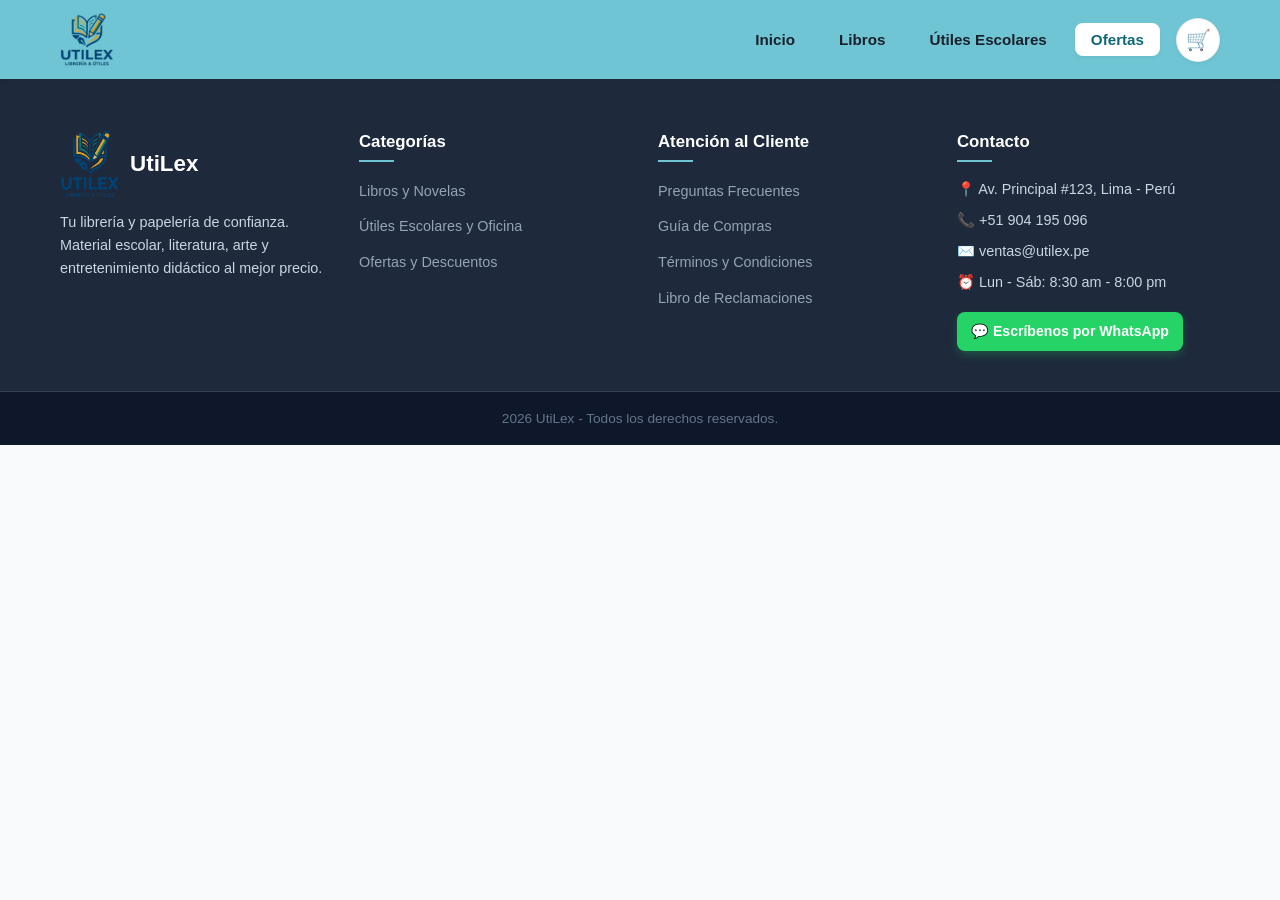
<file: ofertas/index.html>
<!DOCTYPE html>
<html lang="en">
<head>
    <meta charset="UTF-8">
    <meta name="viewport" content="width=device-width, initial-scale=1.0">
    <title>Ofertas</title>
    <link rel="stylesheet" href="css/estilos.css">
</head>
<body>
    <header class="header">
        <div class="navbar">
            <nav class="nav">
                <div class="logo">
                    <a href="../pagina-principal/index.html" title="Logo Utilex">
                        <img src="../Media/Utilex_logo.png" alt="Utilex - Inicio" width="74" height="85">
                    </a> 
                </div>
                <div class="nav-menu-wrapper">
                    <ul class="lista-nav">
                        <li class="nav-links"><a href="../pagina-principal/index.html">Inicio</a></li>
                        <li class="nav-links"><a href="../libros/index.html">Libros</a></li>
                        <li class="nav-links"><a href="../utiles-escolares/index.html">Útiles Escolares</a></li>
                        <li class="nav-links"><a href="./index.html" class="active">Ofertas</a></li>
                    </ul>
                    <div class="cart-container">
                        <button type="button" class="btn-cart-toggle" id="btnCartToggle" aria-label="Ver carrito de compras" title="Carrito de compras">
                            <span class="cart-icon">🛒</span>
                            <span class="cart-badge" id="cartCount" style="display: none;">0</span>
                        </button>
                        <div class="cart-dropdown" id="cartDropdown">
                            <div class="cart-banner-msg" id="cartBannerMsg" style="display: none;">
                                <span>✓</span> <span id="cartBannerText">Producto agregado</span>
                            </div>
                            <div class="cart-dropdown-header">
                                <div class="cart-items-count">
                                    <span>Items: <strong id="cartHeaderCount">0</strong></span>
                                </div>
                                <button type="button" class="btn-clear-cart" id="btnClearCart" title="Vaciar carrito" style="display: none;">
                                    🗑️ Borrar todos
                                </button>
                                <button type="button" class="btn-close-cart" id="btnCloseCart" title="Cerrar">✕</button>
                            </div>
                            <div class="cart-items-list" id="cartItemsList">
                                <!-- Productos dinámicos -->
                            </div>
                            <div class="cart-dropdown-footer" id="cartDropdownFooter" style="display: none;">
                                <div class="cart-subtotal-row">
                                    <span class="subtotal-label">Subtotal</span>
                                    <span class="subtotal-amount" id="cartSubtotal">S/ 0,00</span>
                                </div>
                                <p class="cart-tax-notice">Los descuentos se aplicarán en el carrito</p>
                                <div class="cart-action-buttons">
                                    <button type="button" class="btn-cart-secondary" id="btnKeepShopping">Seguir Comprando</button>
                                    <button type="button" class="btn-cart-primary" id="btnCheckout">Finalizar Compra</button>
                                </div>
                            </div>
                        </div>
                    </div>
                </div>
            </nav>
        </div>
    </header>


    <!-- FOOTER -->
    <footer class="footer">
        <div class="container footer-content">
            <div class="footer-col">
                <div class="footer-logo">
                    <img src="../Media/Utilex_logo.png" alt="Utilex" width="60" height="70">
                    <h3>UtiLex</h3>
                </div>
                <p>Tu librería y papelería de confianza. Material escolar, literatura, arte y entretenimiento didáctico al mejor precio.</p>
            </div>

            <div class="footer-col">
                <h4>Categorías</h4>
                <ul class="footer-links">
                    <li><a href="../libros/index.html">Libros y Novelas</a></li>
                    <li><a href="../utiles-escolares/index.html">Útiles Escolares y Oficina</a></li>
                    <li><a href="../ofertas/index.html">Ofertas y Descuentos</a></li>
                </ul>
            </div>

            <div class="footer-col">
                <h4>Atención al Cliente</h4>
                <ul class="footer-links">
                    <li><a href="#">Preguntas Frecuentes</a></li>
                    <li><a href="#">Guía de Compras</a></li>
                    <li><a href="#">Términos y Condiciones</a></li>
                    <li><a href="#">Libro de Reclamaciones</a></li>
                </ul>
            </div>

            <div class="footer-col">
                <h4>Contacto</h4>
                <p>📍 Av. Principal #123, Lima - Perú</p>
                <p>📞 +51 904 195 096</p>
                <p>✉️ ventas@utilex.pe</p>
                <p>⏰ Lun - Sáb: 8:30 am - 8:00 pm</p>
                <a href="https://wa.me/51904195096?text=%C2%A1Hola%20UtiLex!%20Deseo%20consultar%20sobre%20sus%20productos%20y%20cat%C3%A1logo." target="_blank" rel="noopener noreferrer" class="btn-whatsapp">
                    💬 Escríbenos por WhatsApp
                </a>
            </div>
        </div>

        <div class="footer-bottom">
            <div class="container">
                <p>2026 UtiLex - Todos los derechos reservados.</p>
            </div>
        </div>
    </footer>
    <script src="../js/carrito.js"></script>
</body>
</html>
</file>
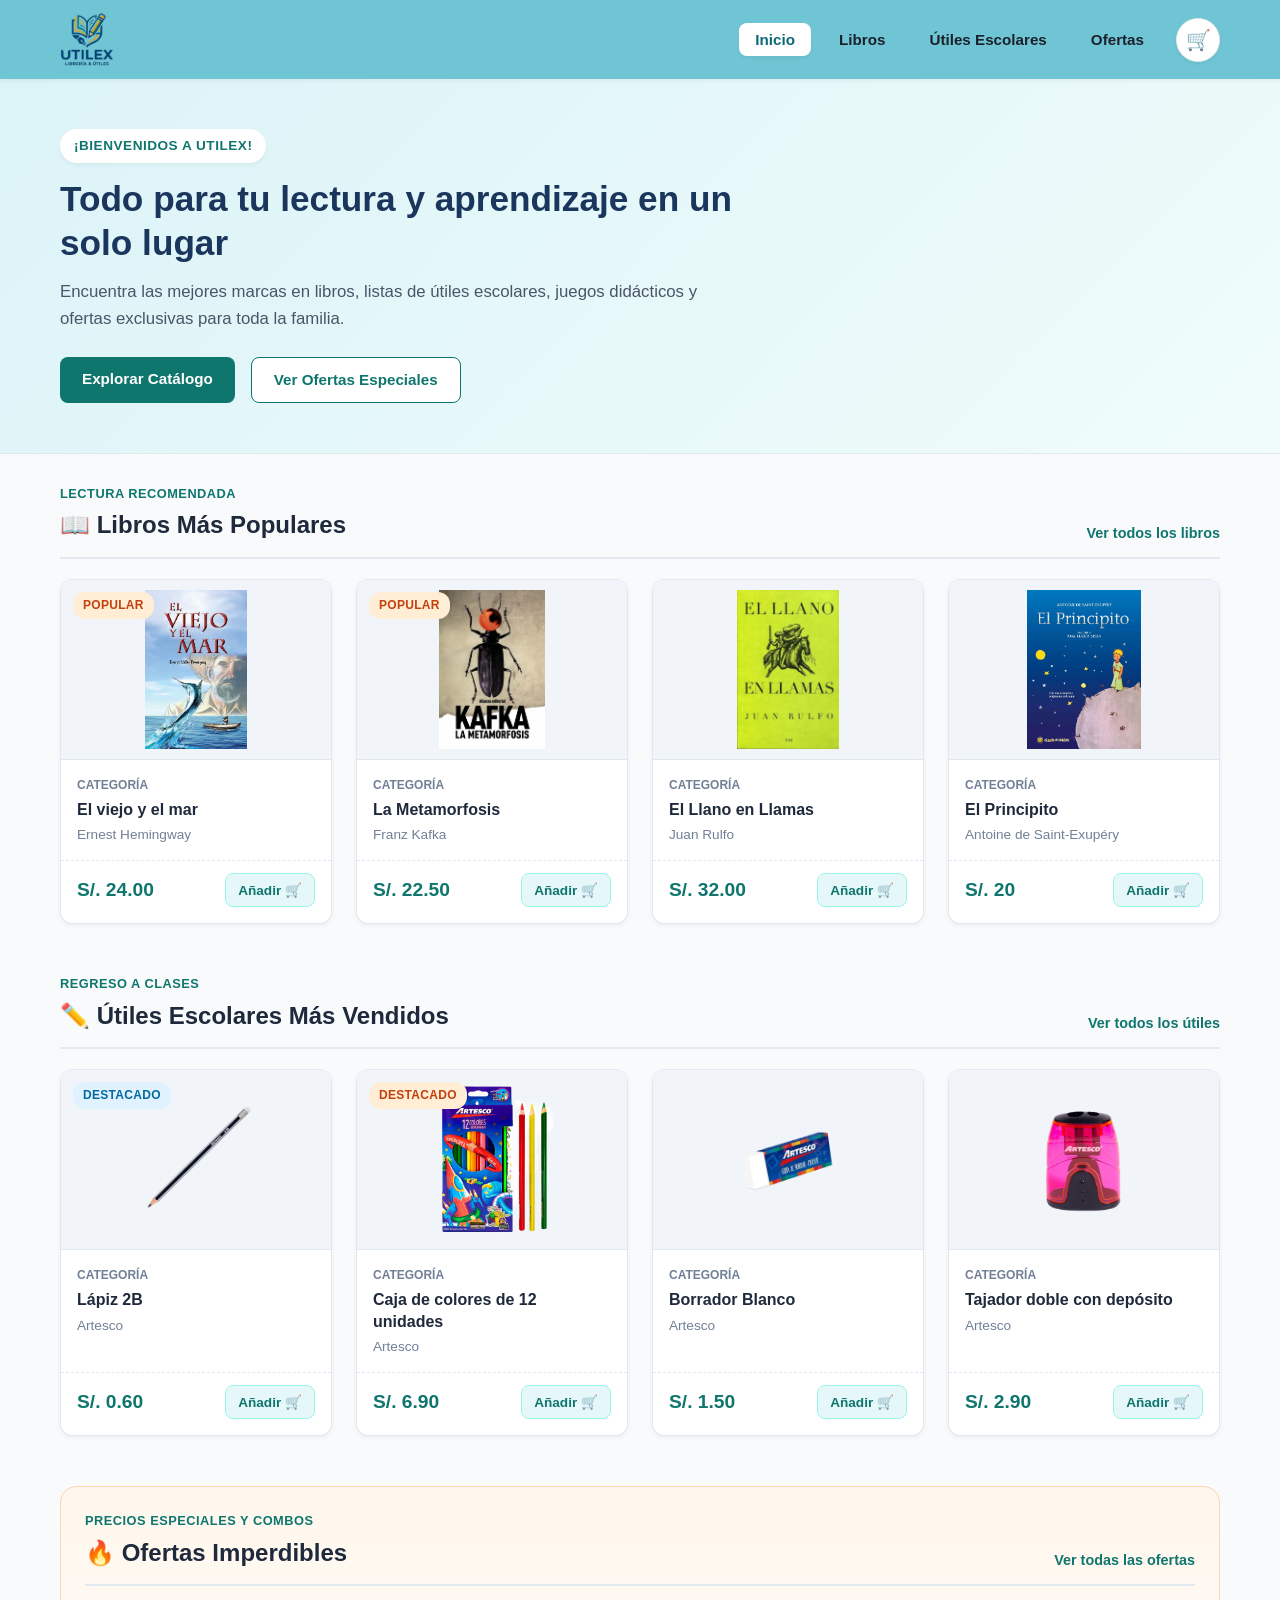
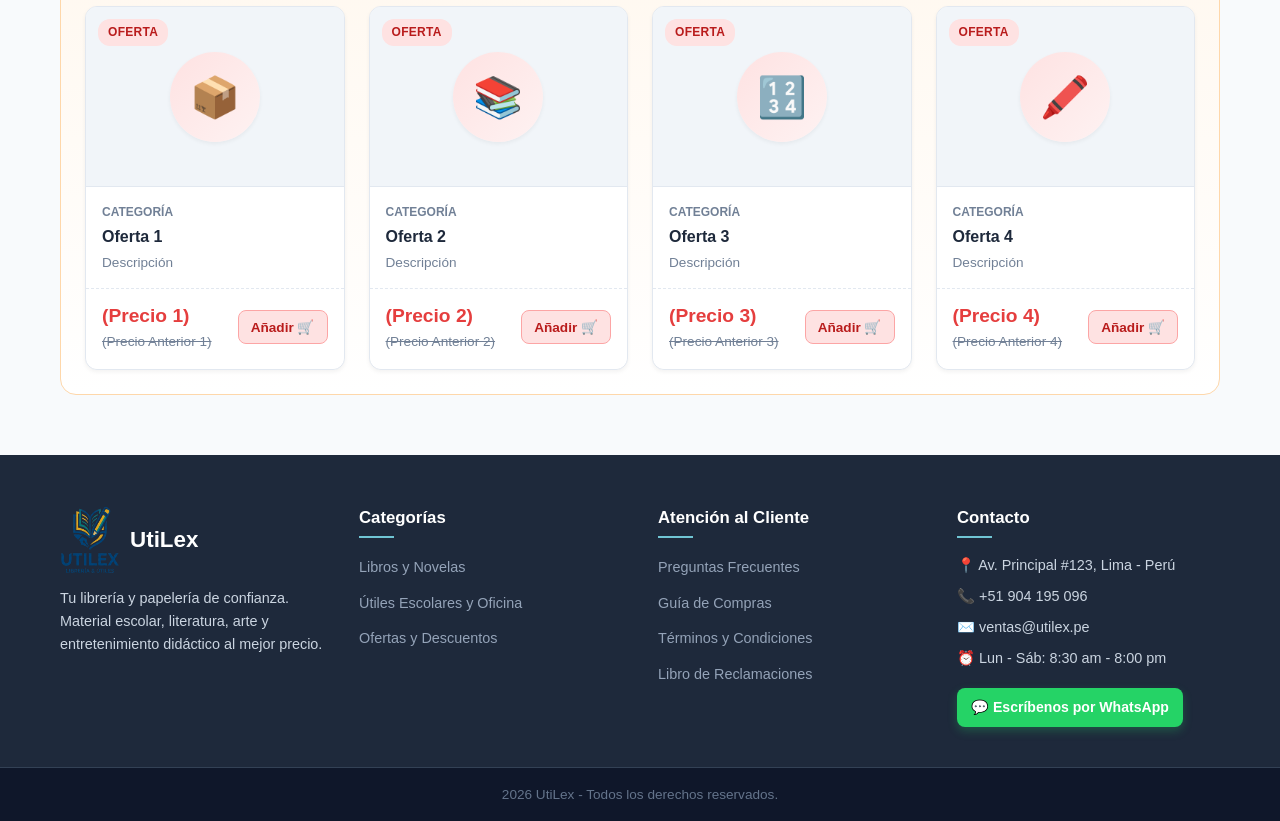
<file: pagina-principal/index.html>
<!DOCTYPE html>
<html lang="es">

<head>
    <meta charset="UTF-8">
    <meta name="viewport" content="width=device-width, initial-scale=1.0">
    <title>Librería & Útiles Escolares - UtiLex</title>
    <link rel="stylesheet" href="css/estilos.css">
</head>

<body>

    <!-- ENCABEZADO Y NAV -->
    <header class="header">
        <div class="navbar container">
            <nav class="nav">
                <div class="logo">
                    <a href="./index.html" title="Logo Utilex">
                        <img src="../Media/Utilex_logo.png" alt="Utilex - Inicio" width="74" height="85">
                    </a> 
                </div>
                <div class="nav-menu-wrapper">
                    <ul class="lista-nav">
                        <li class="nav-links"><a href="./index.html" class="active">Inicio</a></li>
                        <li class="nav-links"><a href="../libros/index.html">Libros</a></li>
                        <li class="nav-links"><a href="../utiles-escolares/index.html">Útiles Escolares</a></li>
                        <li class="nav-links"><a href="../ofertas/index.html">Ofertas</a></li>
                    </ul>
                    <div class="cart-container">
                        <button type="button" class="btn-cart-toggle" id="btnCartToggle" aria-label="Ver carrito de compras" title="Carrito de compras">
                            <span class="cart-icon">🛒</span>
                            <span class="cart-badge" id="cartCount" style="display: none;">0</span>
                        </button>
                        <div class="cart-dropdown" id="cartDropdown">
                            <div class="cart-banner-msg" id="cartBannerMsg" style="display: none;">
                                <span>✓</span> <span id="cartBannerText">Producto agregado</span>
                            </div>
                            <div class="cart-dropdown-header">
                                <div class="cart-items-count">
                                    <span>Items: <strong id="cartHeaderCount">0</strong></span>
                                </div>
                                <button type="button" class="btn-clear-cart" id="btnClearCart" title="Vaciar carrito" style="display: none;">
                                    🗑️ Borrar todos
                                </button>
                                <button type="button" class="btn-close-cart" id="btnCloseCart" title="Cerrar">✕</button>
                            </div>
                            <div class="cart-items-list" id="cartItemsList">
                                <!-- Productos dinámicos -->
                            </div>
                            <div class="cart-dropdown-footer" id="cartDropdownFooter" style="display: none;">
                                <div class="cart-subtotal-row">
                                    <span class="subtotal-label">Subtotal</span>
                                    <span class="subtotal-amount" id="cartSubtotal">S/ 0,00</span>
                                </div>
                                <p class="cart-tax-notice">Los descuentos se aplicarán en el carrito</p>
                                <div class="cart-action-buttons">
                                    <button type="button" class="btn-cart-secondary" id="btnKeepShopping">Seguir Comprando</button>
                                    <button type="button" class="btn-cart-primary" id="btnCheckout">Finalizar Compra</button>
                                </div>
                            </div>
                        </div>
                    </div>
                </div>
            </nav>
        </div>
    </header>

    <!-- BANNER HERO -->
    <section class="hero">
        <div class="hero-content container">
            <div class="hero-text">
                <span class="hero-badge">¡Bienvenidos a UtiLex!</span>
                <h1>Todo para tu lectura y aprendizaje en un solo lugar</h1>
                <p>Encuentra las mejores marcas en libros, listas de útiles escolares, juegos didácticos y ofertas exclusivas para toda la familia.</p>
                <div class="hero-actions">
                    <a href="../libros/index.html" class="btn btn-primary">Explorar Catálogo</a>
                    <a href="../ofertas/index.html" class="btn btn-secondary">Ver Ofertas Especiales</a>
                </div>
            </div>
        </div>
    </section>

    <!-- SECCIONES "POPULARES" -->
    <main class="main-content container">

        <!-- 1. SECCIÓN: LIBROS MAS POPULARES -->
        <section class="seccion-productos" id="libros-populares">
            <div class="seccion-header">
                <div>
                    <span class="seccion-subtitulo">Lectura recomendada</span>
                    <h2 class="seccion-titulo">📖 Libros Más Populares</h2>
                </div>
                <a href="../libros/index.html" class="ver-mas-link">Ver todos los libros</a>
            </div>

            <div class="grid-productos">
                <!-- Producto 1 -->
                <article class="producto-card">
                    <span class="badge badge-popular">Popular</span>
                    <div class="producto-img-container">
                        <img src="../Media/libros/aventura/el_viejo_y_el_mar.jpg" alt="El viejo y el mar" class="producto-img">
                    </div>
                    <div class="producto-info">
                        <span class="producto-categoria">Categoría</span>
                        <h3 class="producto-nombre">El viejo y el mar</h3>
                        <p class="producto-autor">Ernest Hemingway</p>
                        <div class="producto-footer">
                            <div class="producto-precio">S/. 24.00</div>
                            <button class="btn btn-card" title="Agregar al carrito">Añadir 🛒</button>
                        </div>
                    </div>
                    <div class="producto-popover">
                        <div class="popover-header">
                            <span class="popover-badge">Sinopsis</span>
                            <h4>El viejo y el mar</h4>
                        </div>
                        <p class="popover-desc">La conmovedora historia del anciano pescador Santiago y su épica y solitaria batalla en alta mar contra un pez gigante, demostrando la perseverancia y dignidad humana.</p>
                    </div>
                </article>

                <!-- Producto 2 -->
                <article class="producto-card">
                    <span class="badge badge-popular">Popular</span>
                    <div class="producto-img-container">
                        <img src="../Media/libros/fantasia/la_metamorfosis.jpg" alt="La Metamorfosis" class="producto-img">
                    </div>
                    <div class="producto-info">
                        <span class="producto-categoria">Categoría</span>
                        <h3 class="producto-nombre">La Metamorfosis</h3>
                        <p class="producto-autor">Franz Kafka</p>
                        <div class="producto-footer">
                            <div class="producto-precio">S/. 22.50</div>
                            <button class="btn btn-card" title="Agregar al carrito">Añadir 🛒</button>
                        </div>
                    </div>
                    <div class="producto-popover">
                        <div class="popover-header">
                            <span class="popover-badge">Sinopsis</span>
                            <h4>La Metamorfosis</h4>
                        </div>
                        <p class="popover-desc">Gregorio Samsa despierta una mañana transformado en un monstruoso insecto, desencadenando una profunda reflexión sobre el aislamiento, la familia y la condición humana.</p>
                    </div>
                </article>

                <!-- Producto 3 -->
                <article class="producto-card">
                    <div class="producto-img-container">
                        <img src="../Media/libros/el_llano_en_llamas.jpg" alt="El Llano en Llamas" class="producto-img">
                    </div>
                    <div class="producto-info">
                        <span class="producto-categoria">Categoría</span>
                        <h3 class="producto-nombre">El Llano en Llamas</h3>
                        <p class="producto-autor">Juan Rulfo</p>
                        <div class="producto-footer">
                            <div class="producto-precio">S/. 32.00</div>
                            <button class="btn btn-card" title="Agregar al carrito">Añadir 🛒</button>
                        </div>
                    </div>
                    <div class="producto-popover">
                        <div class="popover-header">
                            <span class="popover-badge">Sinopsis</span>
                            <h4>El Llano en Llamas</h4>
                        </div>
                        <p class="popover-desc">Una magistral colección de diecisiete relatos que retratan la desolación, los conflictos agrarios, la violencia y la vida en el árido campo mexicano.</p>
                    </div>
                </article>

                <!-- Producto 4 -->
                <article class="producto-card">
                    <div class="producto-img-container">
                        <img src="../Media/libros/el_principito.jpg" alt="El Principito" class="producto-img">
                    </div>
                    <div class="producto-info">
                        <span class="producto-categoria">Categoría</span>
                        <h3 class="producto-nombre">El Principito</h3>
                        <p class="producto-autor">Antoine de Saint-Exupéry</p>
                        <div class="producto-footer">
                            <div class="producto-precio">S/. 20</div>
                            <button class="btn btn-card" title="Agregar al carrito">Añadir 🛒</button>
                        </div>
                    </div>
                    <div class="producto-popover">
                        <div class="popover-header">
                            <span class="popover-badge">Sinopsis</span>
                            <h4>El Principito</h4>
                        </div>
                        <p class="popover-desc">Un entrañable cuento poético sobre un pequeño príncipe que viaja por el universo descubriendo profundas lecciones sobre la amistad, el amor y el verdadero sentido de la vida.</p>
                    </div>
                </article>
            </div>
        </section>

        <!-- 2. SECCIÓN: UTILES ESCOLARES MAS VENDIDOS -->
        <section class="seccion-productos" id="utiles-mas-vendidos">
            <div class="seccion-header">
                <div>
                    <span class="seccion-subtitulo">Regreso a clases</span>
                    <h2 class="seccion-titulo">✏️ Útiles Escolares Más Vendidos</h2>
                </div>
                <a href="../utiles-escolares/index.html" class="ver-mas-link">Ver todos los útiles</a>
            </div>

            <div class="grid-productos">

                <!-- Producto 1 -->
                <article class="producto-card">
                    <span class="badge badge-utiles">Destacado</span>
                    <div class="producto-img-container">
                        <img src="../Media/utiles/LAPIZ-GRAFITO-2B-ARTESCO.png" alt="Lápiz 2B" class="producto-img">
                    </div>
                    <div class="producto-info">
                        <span class="producto-categoria">Categoría</span>
                        <h3 class="producto-nombre">Lápiz 2B</h3>
                        <p class="producto-autor">Artesco</p>
                        <div class="producto-footer">
                            <div class="producto-precio">S/. 0.60</div>
                            <button class="btn btn-card" title="Agregar al carrito">Añadir 🛒</button>
                        </div>
                    </div>
                </article>

                <!-- Producto 2 -->
                <article class="producto-card">
                    <span class="badge badge-popular">Destacado</span>
                    <div class="producto-img-container">
                        <img src="../Media/utiles/caja_12_colores_artesco.png" alt="Caja de colores de 12 unidades" class="producto-img">
                    </div>
                    <div class="producto-info">
                        <span class="producto-categoria">Categoría</span>
                        <h3 class="producto-nombre">Caja de colores de 12 unidades</h3>
                        <p class="producto-autor">Artesco</p>
                        <div class="producto-footer">
                            <div class="producto-precio">S/. 6.90</div>
                            <button class="btn btn-card" title="Agregar al carrito">Añadir 🛒</button>
                        </div>
                    </div>
                </article>

                <!-- Producto 3 -->
                <article class="producto-card">
                    <div class="producto-img-container">
                        <img src="../Media/utiles/BORRADOR-BLANCO-GRANDE-ARTESCO.png" alt="Borrador Blanco" class="producto-img">
                    </div>
                    <div class="producto-info">
                        <span class="producto-categoria">Categoría</span>
                        <h3 class="producto-nombre">Borrador Blanco</h3>
                        <p class="producto-autor">Artesco</p>
                        <div class="producto-footer">
                            <div class="producto-precio">S/. 1.50</div>
                            <button class="btn btn-card" title="Agregar al carrito">Añadir 🛒</button>
                        </div>
                    </div>
                </article>

                <!-- Producto 4 -->
                <article class="producto-card">
                    <div class="producto-img-container">
                        <img src="../Media/utiles/tajador-doble-artesco.png" alt="Tajador doble con depósito" class="producto-img">
                    </div>
                    <div class="producto-info">
                        <span class="producto-categoria">Categoría</span>
                        <h3 class="producto-nombre">Tajador doble con depósito</h3>
                        <p class="producto-autor">Artesco</p>
                        <div class="producto-footer">
                            <div class="producto-precio">S/. 2.90</div>
                            <button class="btn btn-card" title="Agregar al carrito">Añadir 🛒</button>
                        </div>
                    </div>
                </article>
            </div>
        </section>

        <!-- 3. SECCIÓN: OFERTAS -->
        <section class="seccion-productos seccion-ofertas" id="ofertas">
            <div class="seccion-header">
                <div>
                    <span class="seccion-subtitulo">Precios especiales y combos</span>
                    <h2 class="seccion-titulo">🔥 Ofertas Imperdibles</h2>
                </div>
                <a href="../ofertas/index.html" class="ver-mas-link">Ver todas las ofertas</a>
            </div>

            <div class="grid-productos">

                <!-- Oferta 1 -->
                <article class="producto-card card-oferta">
                    <span class="badge badge-descuento">Oferta</span>
                    <div class="producto-img-container">
                        <div class="placeholder-img oferta-bg">
                            <span>📦</span>
                        </div>
                    </div>
                    <div class="producto-info">
                        <span class="producto-categoria">Categoría</span>
                        <h3 class="producto-nombre">Oferta 1</h3>
                        <p class="producto-autor">Descripción</p>
                        <div class="producto-footer">
                            <div class="producto-precio-oferta">
                                <span class="precio-actual">(Precio 1)</span>
                                <span class="precio-anterior">(Precio Anterior 1)</span>
                            </div>
                            <button class="btn btn-card btn-oferta" title="Aprovechar oferta">Añadir 🛒</button>
                        </div>
                    </div>
                </article>

                <!-- Oferta 2 -->
                <article class="producto-card card-oferta">
                    <span class="badge badge-descuento">Oferta</span>
                    <div class="producto-img-container">
                        <div class="placeholder-img oferta-bg">
                            <span>📚</span>
                        </div>
                    </div>
                    <div class="producto-info">
                        <span class="producto-categoria">Categoría</span>
                        <h3 class="producto-nombre">Oferta 2</h3>
                        <p class="producto-autor">Descripción</p>
                        <div class="producto-footer">
                            <div class="producto-precio-oferta">
                                <span class="precio-actual">(Precio 2)</span>
                                <span class="precio-anterior">(Precio Anterior 2)</span>
                            </div>
                            <button class="btn btn-card btn-oferta" title="Aprovechar oferta">Añadir 🛒</button>
                        </div>
                    </div>
                </article>

                <!-- Oferta 3 -->
                <article class="producto-card card-oferta">
                    <span class="badge badge-descuento">Oferta</span>
                    <div class="producto-img-container">
                        <div class="placeholder-img oferta-bg">
                            <span>🔢</span>
                        </div>
                    </div>
                    <div class="producto-info">
                        <span class="producto-categoria">Categoría</span>
                        <h3 class="producto-nombre">Oferta 3</h3>
                        <p class="producto-autor">Descripción</p>
                        <div class="producto-footer">
                            <div class="producto-precio-oferta">
                                <span class="precio-actual">(Precio 3)</span>
                                <span class="precio-anterior">(Precio Anterior 3)</span>
                            </div>
                            <button class="btn btn-card btn-oferta" title="Aprovechar oferta">Añadir 🛒</button>
                        </div>
                    </div>
                </article>

                <!-- Oferta 4 -->
                <article class="producto-card card-oferta">
                    <span class="badge badge-descuento">Oferta</span>
                    <div class="producto-img-container">
                        <div class="placeholder-img oferta-bg">
                            <span>🖍️</span>
                        </div>
                    </div>
                    <div class="producto-info">
                        <span class="producto-categoria">Categoría</span>
                        <h3 class="producto-nombre">Oferta 4</h3>
                        <p class="producto-autor">Descripción</p>
                        <div class="producto-footer">
                            <div class="producto-precio-oferta">
                                <span class="precio-actual">(Precio 4)</span>
                                <span class="precio-anterior">(Precio Anterior 4)</span>
                            </div>
                            <button class="btn btn-card btn-oferta" title="Aprovechar oferta">Añadir 🛒</button>
                        </div>
                    </div>
                </article>
            </div>
        </section>

    </main>

    <!-- FOOTER -->
    <footer class="footer">
        <div class="container footer-content">
            <div class="footer-col">
                <div class="footer-logo">
                    <img src="../Media/Utilex_logo.png" alt="Utilex" width="60" height="70">
                    <h3>UtiLex</h3>
                </div>
                <p>Tu librería y papelería de confianza. Material escolar, literatura, arte y entretenimiento didáctico al mejor precio.</p>
            </div>

            <div class="footer-col">
                <h4>Categorías</h4>
                <ul class="footer-links">
                    <li><a href="../libros/index.html">Libros y Novelas</a></li>
                    <li><a href="../utiles-escolares/index.html">Útiles Escolares y Oficina</a></li>
                    <li><a href="../ofertas/index.html">Ofertas y Descuentos</a></li>
                </ul>
            </div>

            <div class="footer-col">
                <h4>Atención al Cliente</h4>
                <ul class="footer-links">
                    <li><a href="#">Preguntas Frecuentes</a></li>
                    <li><a href="#">Guía de Compras</a></li>
                    <li><a href="#">Términos y Condiciones</a></li>
                    <li><a href="#">Libro de Reclamaciones</a></li>
                </ul>
            </div>

            <div class="footer-col">
                <h4>Contacto</h4>
                <p>📍 Av. Principal #123, Lima - Perú</p>
                <p>📞 +51 904 195 096</p>
                <p>✉️ ventas@utilex.pe</p>
                <p>⏰ Lun - Sáb: 8:30 am - 8:00 pm</p>
                <a href="https://wa.me/51904195096?text=%C2%A1Hola%20UtiLex!%20Deseo%20consultar%20sobre%20sus%20productos%20y%20cat%C3%A1logo." target="_blank" rel="noopener noreferrer" class="btn-whatsapp">
                    💬 Escríbenos por WhatsApp
                </a>
            </div>
        </div>

        <div class="footer-bottom">
            <div class="container">
                <p>2026 UtiLex - Todos los derechos reservados.</p>
            </div>
        </div>
    </footer>
    <script src="../js/carrito.js"></script>
</body>

</html>
</file>
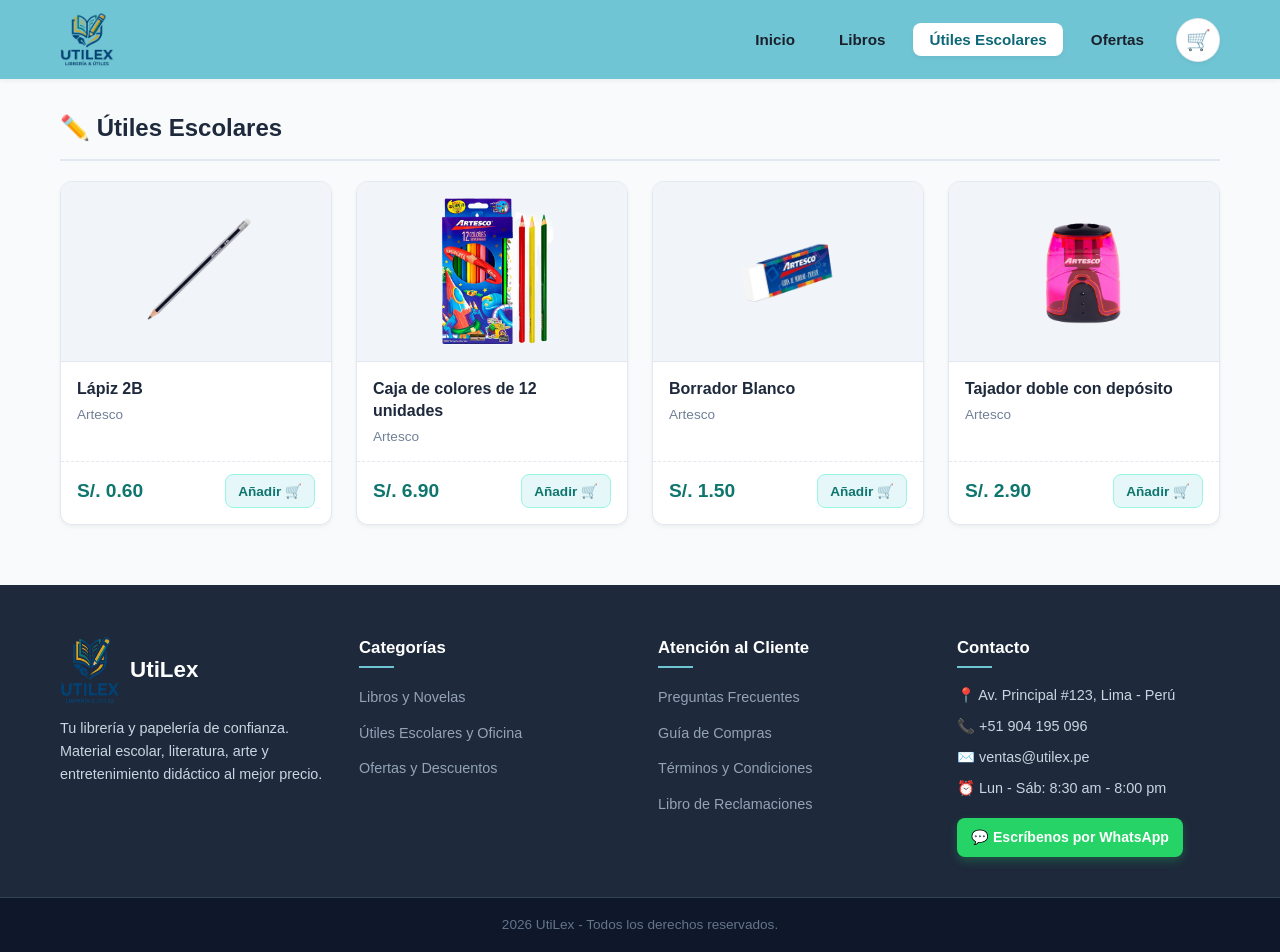
<file: utiles-escolares/index.html>
<!DOCTYPE html>
<html lang="en">
<head>
    <meta charset="UTF-8">
    <meta name="viewport" content="width=device-width, initial-scale=1.0">
    <title>Útiles Escolares</title>
    <link rel="stylesheet" href="css/estilos.css">
</head>
<body>
    <header class="header">
        <div class="navbar">
            <nav class="nav">
                <div class="logo">
                    <a href="../pagina-principal/index.html" title="Logo Utilex">
                        <img src="../Media/Utilex_logo.png" alt="Utilex - Inicio" width="74" height="85">
                    </a> 
                </div>
                <div class="nav-menu-wrapper">
                    <ul class="lista-nav">
                        <li class="nav-links"><a href="../pagina-principal/index.html">Inicio</a></li>
                        <li class="nav-links"><a href="../libros/index.html">Libros</a></li>
                        <li class="nav-links"><a href="./index.html" class="active">Útiles Escolares</a></li>
                        <li class="nav-links"><a href="../ofertas/index.html">Ofertas</a></li>
                    </ul>
                    <div class="cart-container">
                        <button type="button" class="btn-cart-toggle" id="btnCartToggle" aria-label="Ver carrito de compras" title="Carrito de compras">
                            <span class="cart-icon">🛒</span>
                            <span class="cart-badge" id="cartCount" style="display: none;">0</span>
                        </button>
                        <div class="cart-dropdown" id="cartDropdown">
                            <div class="cart-banner-msg" id="cartBannerMsg" style="display: none;">
                                <span>✓</span> <span id="cartBannerText">Producto agregado</span>
                            </div>
                            <div class="cart-dropdown-header">
                                <div class="cart-items-count">
                                    <span>Items: <strong id="cartHeaderCount">0</strong></span>
                                </div>
                                <button type="button" class="btn-clear-cart" id="btnClearCart" title="Vaciar carrito" style="display: none;">
                                    🗑️ Borrar todos
                                </button>
                                <button type="button" class="btn-close-cart" id="btnCloseCart" title="Cerrar">✕</button>
                            </div>
                            <div class="cart-items-list" id="cartItemsList">
                                <!-- Productos dinámicos -->
                            </div>
                            <div class="cart-dropdown-footer" id="cartDropdownFooter" style="display: none;">
                                <div class="cart-subtotal-row">
                                    <span class="subtotal-label">Subtotal</span>
                                    <span class="subtotal-amount" id="cartSubtotal">S/ 0,00</span>
                                </div>
                                <p class="cart-tax-notice">Los descuentos se aplicarán en el carrito</p>
                                <div class="cart-action-buttons">
                                    <button type="button" class="btn-cart-secondary" id="btnKeepShopping">Seguir Comprando</button>
                                    <button type="button" class="btn-cart-primary" id="btnCheckout">Finalizar Compra</button>
                                </div>
                            </div>
                        </div>
                    </div>
                </div>
            </nav>
        </div>
    </header>

    <main class="main-content container">

        <!-- 1. SECCIÓN: ÚTILES ESCOLARES -->
        <section class="seccion-productos" id="utiles-escolares">
            <div class="seccion-header">
                <div>
                    <h2 class="seccion-titulo">✏️ Útiles Escolares</h2>
                </div>
            </div>

            <div class="grid-productos">

                <!-- Útil 1 -->
                <article class="producto-card">
                    <div class="producto-img-container">
                        <img src="../Media/utiles/LAPIZ-GRAFITO-2B-ARTESCO.png" alt="Lápiz 2B" class="producto-img">
                    </div>
                    <div class="producto-info">
                        <h3 class="producto-nombre">Lápiz 2B</h3>
                        <p class="producto-autor">Artesco</p>
                        <div class="producto-footer">
                            <div class="producto-precio">S/. 0.60</div>
                            <button class="btn btn-card" title="Agregar al carrito">Añadir 🛒</button>
                        </div>
                    </div>
                </article>

                <!-- Útil 2 -->
                <article class="producto-card">
                    <div class="producto-img-container">
                        <img src="../Media/utiles/caja_12_colores_artesco.png" alt="Caja de colores de 12 unidades" class="producto-img">
                    </div>
                    <div class="producto-info">
                        <h3 class="producto-nombre">Caja de colores de 12 unidades</h3>
                        <p class="producto-autor">Artesco</p>
                        <div class="producto-footer">
                            <div class="producto-precio">S/. 6.90</div>
                            <button class="btn btn-card" title="Agregar al carrito">Añadir 🛒</button>
                        </div>
                    </div>
                </article>

                <!-- Útil 3 -->
                <article class="producto-card">
                    <div class="producto-img-container">
                        <img src="../Media/utiles/BORRADOR-BLANCO-GRANDE-ARTESCO.png" alt="Borrador Blanco" class="producto-img">
                    </div>
                    <div class="producto-info">
                        <h3 class="producto-nombre">Borrador Blanco</h3>
                        <p class="producto-autor">Artesco</p>
                        <div class="producto-footer">
                            <div class="producto-precio">S/. 1.50</div>
                            <button class="btn btn-card" title="Agregar al carrito">Añadir 🛒</button>
                        </div>
                    </div>
                </article>

                <!-- Útil 4 -->
                <article class="producto-card">
                    <div class="producto-img-container">
                        <img src="../Media/utiles/tajador-doble-artesco.png" alt="Tajador doble con depósito" class="producto-img">
                    </div>
                    <div class="producto-info">
                        <h3 class="producto-nombre">Tajador doble con depósito</h3>
                        <p class="producto-autor">Artesco</p>
                        <div class="producto-footer">
                            <div class="producto-precio">S/. 2.90</div>
                            <button class="btn btn-card" title="Agregar al carrito">Añadir 🛒</button>
                        </div>
                    </div>
                </article>

            </div>
        </section>

    </main>

    <!-- FOOTER -->
    <footer class="footer">
        <div class="container footer-content">
            <div class="footer-col">
                <div class="footer-logo">
                    <img src="../Media/Utilex_logo.png" alt="Utilex" width="60" height="70">
                    <h3>UtiLex</h3>
                </div>
                <p>Tu librería y papelería de confianza. Material escolar, literatura, arte y entretenimiento didáctico al mejor precio.</p>
            </div>

            <div class="footer-col">
                <h4>Categorías</h4>
                <ul class="footer-links">
                    <li><a href="../libros/index.html">Libros y Novelas</a></li>
                    <li><a href="../utiles-escolares/index.html">Útiles Escolares y Oficina</a></li>
                    <li><a href="../ofertas/index.html">Ofertas y Descuentos</a></li>
                </ul>
            </div>

            <div class="footer-col">
                <h4>Atención al Cliente</h4>
                <ul class="footer-links">
                    <li><a href="#">Preguntas Frecuentes</a></li>
                    <li><a href="#">Guía de Compras</a></li>
                    <li><a href="#">Términos y Condiciones</a></li>
                    <li><a href="#">Libro de Reclamaciones</a></li>
                </ul>
            </div>

            <div class="footer-col">
                <h4>Contacto</h4>
                <p>📍 Av. Principal #123, Lima - Perú</p>
                <p>📞 +51 904 195 096</p>
                <p>✉️ ventas@utilex.pe</p>
                <p>⏰ Lun - Sáb: 8:30 am - 8:00 pm</p>
                <a href="https://wa.me/51904195096?text=%C2%A1Hola%20UtiLex!%20Deseo%20consultar%20sobre%20sus%20productos%20y%20cat%C3%A1logo." target="_blank" rel="noopener noreferrer" class="btn-whatsapp">
                    💬 Escríbenos por WhatsApp
                </a>
            </div>
        </div>

        <div class="footer-bottom">
            <div class="container">
                <p>2026 UtiLex - Todos los derechos reservados.</p>
            </div>
        </div>
    </footer>
    <script src="../js/carrito.js"></script>
</body>
</html>
</file>
<file: ofertas/css/estilos.css>
/* RESET & VARIABLES GLOBALES */
:root {
  --primary-color: #70c5d4;
  --primary-dark: #4baec0;
  --primary-light: #e6f7fa;
  --text-main: #2d3748;
  --text-muted: #718096;
  --bg-body: #f8fafc;
  --bg-card: #ffffff;
  --accent-oferta: #e53e3e;
  --accent-oferta-bg: #fff5f5;
  --accent-popular: #dd6b20;
  --border-color: #e2e8f0;
  --shadow-sm: 0 2px 4px rgba(0, 0, 0, 0.05);
  --shadow-md: 0 4px 12px rgba(0, 0, 0, 0.08);
  --shadow-lg: 0 10px 25px rgba(0, 0, 0, 0.12);
  --radius-sm: 8px;
  --radius-md: 12px;
  --radius-lg: 16px;
  --transition: all 0.25s ease-in-out;
}

* {
  margin: 0;
  padding: 0;
  box-sizing: border-box;
}

body {
  font-family: Arial, sans-serif;
  background-color: var(--bg-body);
  color: var(--text-main);
  line-height: 1.6;
}

a {
  text-decoration: none;
  color: inherit;
}

ul {
  list-style: none;
}

.container,
.navbar {
  max-width: 1200px;
  margin: 0 auto;
  padding: 0 20px;
}

/* HEADER & NAVEGACIÓN */
.header {
  background-color: var(--primary-color);
  padding: 12px 0;
  box-shadow: var(--shadow-sm);
  position: sticky;
  top: 0;
  z-index: 100;
}

.nav {
  display: flex;
  justify-content: space-between;
  align-items: center;
}

.logo a {
  display: flex;
  align-items: center;
}

.logo img {
  height: 55px;
  width: auto;
  object-fit: contain;
  transition: var(--transition);
}

.logo img:hover {
  transform: scale(1.04);
}

.lista-nav {
  display: flex;
  align-items: center;
  gap: 12px;
}

.lista-nav a {
  color: #1a202c;
  font-weight: 600;
  font-size: 0.95rem;
  padding: 8px 16px;
  border-radius: var(--radius-sm);
  transition: var(--transition);
}

.lista-nav a:hover {
  background-color: rgba(255, 255, 255, 0.5);
  color: #0f172a;
}

.lista-nav a.active {
  background-color: #ffffff;
  color: #0d6878;
  box-shadow: var(--shadow-sm);
}

/* FOOTER */
.footer {
  background-color: #1e293b;
  color: #cbd5e1;
  padding-top: 50px;
}

.footer-content {
  display: grid;
  grid-template-columns: repeat(auto-fit, minmax(220px, 1fr));
  gap: 36px;
  margin-bottom: 40px;
}

.footer-logo {
  display: flex;
  align-items: center;
  gap: 10px;
  margin-bottom: 12px;
}

.footer-logo h3 {
  color: #ffffff;
  font-size: 1.4rem;
}

.footer-col p {
  font-size: 0.9rem;
  line-height: 1.6;
  margin-bottom: 8px;
}

.footer-col h4 {
  color: #ffffff;
  font-size: 1.05rem;
  margin-bottom: 16px;
  position: relative;
  padding-bottom: 6px;
}

.footer-col h4::after {
  content: '';
  position: absolute;
  bottom: 0;
  left: 0;
  width: 35px;
  height: 2px;
  background-color: var(--primary-color);
}

.footer-links li {
  margin-bottom: 10px;
}

.footer-links a {
  font-size: 0.9rem;
  color: #94a3b8;
  transition: var(--transition);
}

.footer-links a:hover {
  color: var(--primary-color);
  padding-left: 5px;
}

.btn-whatsapp {
  display: inline-flex;
  align-items: center;
  justify-content: center;
  gap: 8px;
  background-color: #25d366;
  color: #ffffff !important;
  font-weight: 600;
  font-size: 0.88rem;
  padding: 8px 14px;
  border-radius: var(--radius-sm);
  margin-top: 10px;
  transition: var(--transition);
  text-decoration: none;
  box-shadow: 0 4px 10px rgba(37, 211, 102, 0.25);
  width: fit-content;
}

.btn-whatsapp:hover {
  background-color: #1ebc59;
  transform: translateY(-2px);
  box-shadow: 0 6px 14px rgba(37, 211, 102, 0.35);
  color: #ffffff !important;
}

.footer-bottom {
  background-color: #0f172a;
  padding: 16px 0;
  text-align: center;
  font-size: 0.85rem;
  color: #64748b;
  border-top: 1px solid #334155;
}

/* DISEÑO RESPONSIVO (HEADER) */
@media (max-width: 850px) {
  .nav {
    flex-direction: column;
    gap: 14px;
  }

  .lista-nav {
    flex-wrap: wrap;
    justify-content: center;
    gap: 6px;
  }

  .lista-nav a {
    padding: 6px 12px;
    font-size: 0.9rem;
  }
}

/* CARRITO DE COMPRAS (HEADER & DROPDOWN) */
.nav-menu-wrapper {
  display: flex;
  align-items: center;
  gap: 16px;
}

.cart-container {
  position: relative;
}

.btn-cart-toggle {
  background-color: #ffffff;
  border: 1.5px solid rgba(0, 0, 0, 0.08);
  border-radius: 50%;
  width: 44px;
  height: 44px;
  display: flex;
  align-items: center;
  justify-content: center;
  cursor: pointer;
  position: relative;
  transition: var(--transition);
  box-shadow: var(--shadow-sm);
  color: #1e293b;
}

.btn-cart-toggle:hover {
  background-color: #f1f5f9;
  transform: scale(1.06);
  box-shadow: var(--shadow-md);
}

.cart-icon {
  font-size: 1.25rem;
}

.cart-badge {
  position: absolute;
  top: -4px;
  right: -4px;
  background-color: #0d6878;
  color: #ffffff;
  font-size: 0.75rem;
  font-weight: 700;
  min-width: 20px;
  height: 20px;
  padding: 0 5px;
  border-radius: 10px;
  display: flex;
  align-items: center;
  justify-content: center;
  border: 2px solid #ffffff;
  box-shadow: 0 2px 5px rgba(0, 0, 0, 0.2);
}

/* DROPDOWN FLYOUT */
.cart-dropdown {
  position: absolute;
  top: calc(100% + 14px);
  right: 0;
  width: 370px;
  max-width: 92vw;
  background-color: #ffffff;
  border-radius: var(--radius-md);
  box-shadow: 0 12px 36px rgba(15, 23, 42, 0.2);
  border: 1px solid #e2e8f0;
  display: none;
  flex-direction: column;
  z-index: 1000;
  overflow: hidden;
  animation: fadeInDown 0.2s ease-out;
}

.cart-dropdown.active {
  display: flex;
}

@keyframes fadeInDown {
  from {
    opacity: 0;
    transform: translateY(-8px);
  }
  to {
    opacity: 1;
    transform: translateY(0);
  }
}

/* BANNER DE AVISO (AMARILLO) */
.cart-banner-msg {
  background-color: #fef08a;
  color: #854d0e;
  padding: 10px 14px;
  font-size: 0.84rem;
  font-weight: 600;
  display: flex;
  align-items: center;
  gap: 8px;
  border-bottom: 1px solid #fde047;
}

/* HEADER DEL DROPDOWN */
.cart-dropdown-header {
  display: flex;
  justify-content: space-between;
  align-items: center;
  padding: 12px 16px;
  border-bottom: 1px solid #e2e8f0;
  background-color: #f8fafc;
}

.cart-items-count {
  font-size: 0.9rem;
  color: var(--text-main);
}

.btn-clear-cart {
  background: none;
  border: none;
  color: #0369a1;
  font-size: 0.85rem;
  font-weight: 600;
  cursor: pointer;
  display: inline-flex;
  align-items: center;
  gap: 4px;
  transition: var(--transition);
}

.btn-clear-cart:hover {
  color: #0284c7;
  text-decoration: underline;
}

.btn-close-cart {
  background: none;
  border: none;
  font-size: 1.1rem;
  color: #64748b;
  cursor: pointer;
  padding: 2px 6px;
  border-radius: 4px;
  line-height: 1;
  transition: var(--transition);
}

.btn-close-cart:hover {
  color: #0f172a;
  background-color: #e2e8f0;
}

/* LISTA DE PRODUCTOS */
.cart-items-list {
  max-height: 310px;
  overflow-y: auto;
  padding: 0;
}

.cart-item {
  display: flex;
  padding: 14px 16px;
  border-bottom: 1px solid #f1f5f9;
  gap: 12px;
  align-items: center;
  transition: background-color 0.15s ease;
}

.cart-item:hover {
  background-color: #f8fafc;
}

.cart-item-img-container {
  width: 58px;
  height: 75px;
  flex-shrink: 0;
  background-color: #f1f5f9;
  border-radius: 6px;
  overflow: hidden;
  display: flex;
  align-items: center;
  justify-content: center;
  border: 1px solid #e2e8f0;
}

.cart-item-img {
  max-width: 100%;
  max-height: 100%;
  object-fit: contain;
}

.cart-item-placeholder {
  font-size: 1.5rem;
}

.cart-item-details {
  flex-grow: 1;
  display: flex;
  flex-direction: column;
  gap: 8px;
  min-width: 0;
}

.cart-item-top {
  display: flex;
  justify-content: space-between;
  align-items: flex-start;
  gap: 8px;
}

.cart-item-title {
  font-size: 0.92rem;
  font-weight: 600;
  color: #1e293b;
  line-height: 1.3;
  margin: 0;
  white-space: nowrap;
  overflow: hidden;
  text-overflow: ellipsis;
}

.btn-remove-item {
  background: none;
  border: none;
  color: #94a3b8;
  font-size: 1rem;
  cursor: pointer;
  padding: 0 4px;
  line-height: 1;
  transition: var(--transition);
}

.btn-remove-item:hover {
  color: #ef4444;
}

.cart-item-bottom {
  display: flex;
  justify-content: space-between;
  align-items: center;
}

.cart-item-price {
  font-size: 0.95rem;
  font-weight: 700;
  color: #0284c7;
}

/* CONTROL DE CANTIDAD (+ / - / input) */
.cart-qty-control {
  display: inline-flex;
  align-items: center;
  border: 1.5px solid #cbd5e1;
  border-radius: 6px;
  background-color: #ffffff;
  overflow: hidden;
}

.btn-qty {
  background-color: #f8fafc;
  border: none;
  width: 28px;
  height: 28px;
  display: flex;
  align-items: center;
  justify-content: center;
  font-size: 1rem;
  font-weight: bold;
  color: #0284c7;
  cursor: pointer;
  transition: var(--transition);
}

.btn-qty:hover {
  background-color: #e2e8f0;
  color: #0369a1;
}

.input-qty {
  width: 38px;
  height: 28px;
  border: none;
  border-left: 1px solid #e2e8f0;
  border-right: 1px solid #e2e8f0;
  text-align: center;
  font-size: 0.9rem;
  font-weight: 600;
  color: #1e293b;
  -moz-appearance: textfield;
}

.input-qty::-webkit-outer-spin-button,
.input-qty::-webkit-inner-spin-button {
  -webkit-appearance: none;
  margin: 0;
}

/* ESTADO VACÍO */
.cart-empty-state {
  padding: 36px 20px;
  text-align: center;
}

.cart-empty-icon {
  font-size: 3rem;
  display: block;
  margin-bottom: 12px;
  opacity: 0.7;
}

.cart-empty-state p {
  font-size: 1rem;
  font-weight: 700;
  color: #334155;
  margin-bottom: 6px;
}

.cart-empty-sub {
  font-size: 0.82rem;
  color: #64748b;
  display: block;
}

/* FOOTER DEL DROPDOWN */
.cart-dropdown-footer {
  padding: 16px;
  background-color: #ffffff;
  border-top: 1px solid #e2e8f0;
}

.cart-subtotal-row {
  display: flex;
  justify-content: space-between;
  align-items: center;
  margin-bottom: 6px;
}

.subtotal-label {
  font-size: 1rem;
  font-weight: 600;
  color: #334155;
}

.subtotal-amount {
  font-size: 1.25rem;
  font-weight: 700;
  color: #0f172a;
}

.cart-tax-notice {
  font-size: 0.78rem;
  color: #64748b;
  margin-bottom: 14px;
}

.cart-action-buttons {
  display: grid;
  grid-template-columns: 1fr 1fr;
  gap: 10px;
}

.btn-cart-secondary {
  background-color: #ffffff;
  color: #0d6878;
  border: 1.5px solid #0d6878;
  padding: 9px 12px;
  font-size: 0.85rem;
  font-weight: 600;
  border-radius: 24px;
  cursor: pointer;
  transition: var(--transition);
  text-align: center;
}

.btn-cart-secondary:hover {
  background-color: #e6f7fa;
}

.btn-cart-primary {
  background-color: #0d6878;
  color: #ffffff;
  border: none;
  padding: 9px 12px;
  font-size: 0.85rem;
  font-weight: 600;
  border-radius: 24px;
  cursor: pointer;
  transition: var(--transition);
  text-align: center;
}

.btn-cart-primary:hover {
  background-color: #094b57;
}
</file>
<file: pagina-principal/css/estilos.css>
/* RESET & VARIABLES GLOBALES */
:root {
  --primary-color: #70c5d4;
  --primary-dark: #4baec0;
  --primary-light: #e6f7fa;
  --text-main: #2d3748;
  --text-muted: #718096;
  --bg-body: #f8fafc;
  --bg-card: #ffffff;
  --accent-oferta: #e53e3e;
  --accent-oferta-bg: #fff5f5;
  --accent-popular: #dd6b20;
  --border-color: #e2e8f0;
  --shadow-sm: 0 2px 4px rgba(0, 0, 0, 0.05);
  --shadow-md: 0 4px 12px rgba(0, 0, 0, 0.08);
  --shadow-lg: 0 10px 25px rgba(0, 0, 0, 0.12);
  --radius-sm: 8px;
  --radius-md: 12px;
  --radius-lg: 16px;
  --transition: all 0.25s ease-in-out;
}

* {
  margin: 0;
  padding: 0;
  box-sizing: border-box;
}

body {
  font-family: Arial, sans-serif;
  background-color: var(--bg-body);
  color: var(--text-main);
  line-height: 1.6;
}

a {
  text-decoration: none;
  color: inherit;
}

ul {
  list-style: none;
}

.container {
  max-width: 1200px;
  margin: 0 auto;
  padding: 0 20px;
}

/* HEADER & NAVEGACIÓN */
.header {
  background-color: var(--primary-color);
  padding: 12px 0;
  box-shadow: var(--shadow-sm);
  position: sticky;
  top: 0;
  z-index: 100;
}

.nav {
  display: flex;
  justify-content: space-between;
  align-items: center;
}

.logo a {
  display: flex;
  align-items: center;
}

.logo img {
  height: 55px;
  width: auto;
  object-fit: contain;
  transition: var(--transition);
}

.logo img:hover {
  transform: scale(1.04);
}

.lista-nav {
  display: flex;
  align-items: center;
  gap: 12px;
}

.lista-nav a {
  color: #1a202c;
  font-weight: 600;
  font-size: 0.95rem;
  padding: 8px 16px;
  border-radius: var(--radius-sm);
  transition: var(--transition);
}

.lista-nav a:hover {
  background-color: rgba(255, 255, 255, 0.5);
  color: #0f172a;
}

.lista-nav a.active {
  background-color: #ffffff;
  color: #0d6878;
  box-shadow: var(--shadow-sm);
}

/* HERO BANNER */
.hero {
  background: linear-gradient(135deg, #dcf3f8 0%, #f0fdfa 100%);
  border-bottom: 1px solid var(--border-color);
  padding: 50px 0;
  margin-bottom: 30px;
}

.hero-content {
  display: flex;
  align-items: center;
  justify-content: space-between;
}

.hero-text {
  max-width: 680px;
}

.hero-badge {
  display: inline-block;
  background-color: #ffffff;
  color: #0f766e;
  font-size: 0.85rem;
  font-weight: 700;
  padding: 6px 14px;
  border-radius: 20px;
  margin-bottom: 14px;
  box-shadow: var(--shadow-sm);
  text-transform: uppercase;
  letter-spacing: 0.5px;
}

.hero-text h1 {
  font-size: 2.2rem;
  font-weight: 700;
  color: #1a365d;
  line-height: 1.25;
  margin-bottom: 14px;
}

.hero-text p {
  font-size: 1.05rem;
  color: #4a5568;
  margin-bottom: 24px;
}

.hero-actions {
  display: flex;
  gap: 16px;
  flex-wrap: wrap;
}

.btn {
  display: inline-block;
  padding: 10px 22px;
  font-size: 0.95rem;
  font-weight: 600;
  border-radius: var(--radius-sm);
  cursor: pointer;
  border: none;
  transition: var(--transition);
  text-align: center;
}

.btn-primary {
  background-color: #0f766e;
  color: #ffffff;
}

.btn-primary:hover {
  background-color: #115e59;
  transform: translateY(-2px);
  box-shadow: var(--shadow-md);
}

.btn-secondary {
  background-color: #ffffff;
  color: #0f766e;
  border: 1.5px solid #0f766e;
}

.btn-secondary:hover {
  background-color: #f0fdfa;
  transform: translateY(-2px);
  box-shadow: var(--shadow-sm);
}

/* SECCIONES DE PRODUCTOS */
.main-content {
  display: flex;
  flex-direction: column;
  gap: 50px;
  margin-bottom: 60px;
}

.seccion-productos {
  background-color: transparent;
}

.seccion-header {
  display: flex;
  justify-content: space-between;
  align-items: flex-end;
  margin-bottom: 20px;
  padding-bottom: 12px;
  border-bottom: 2px solid #e2e8f0;
}

.seccion-subtitulo {
  display: block;
  font-size: 0.8rem;
  font-weight: 600;
  text-transform: uppercase;
  color: #0f766e;
  letter-spacing: 0.5px;
  margin-bottom: 2px;
}

.seccion-titulo {
  font-size: 1.5rem;
  font-weight: 700;
  color: #1e293b;
}

.ver-mas-link {
  font-size: 0.9rem;
  font-weight: 600;
  color: #0f766e;
  transition: var(--transition);
}

.ver-mas-link:hover {
  color: #115e59;
  transform: translateX(4px);
}

/* GRID DE PRODUCTOS */
.grid-productos {
  display: grid;
  grid-template-columns: repeat(auto-fill, minmax(250px, 1fr));
  gap: 24px;
}

/* CARD DE PRODUCTO */
.producto-card {
  background-color: var(--bg-card);
  border: 1px solid var(--border-color);
  border-radius: var(--radius-md);
  overflow: hidden;
  display: flex;
  flex-direction: column;
  position: relative;
  box-shadow: var(--shadow-sm);
  transition: var(--transition);
}

.producto-card:hover {
  transform: translateY(-5px);
  box-shadow: var(--shadow-lg);
  border-color: #cbd5e1;
}

/* BADGES / ETIQUETAS */
.badge {
  position: absolute;
  top: 12px;
  left: 12px;
  z-index: 2;
  font-size: 0.75rem;
  font-weight: 700;
  padding: 4px 10px;
  border-radius: 12px;
  text-transform: uppercase;
  letter-spacing: 0.3px;
}

.badge-popular {
  background-color: #ffedd5;
  color: #c2410c;
}

.badge-utiles {
  background-color: #e0f2fe;
  color: #0369a1;
}

.badge-descuento {
  background-color: #fee2e2;
  color: #b91c1c;
}

/* CONTENEDOR DE IMAGEN */
.producto-img-container {
  height: 180px;
  width: 100%;
  display: flex;
  align-items: center;
  justify-content: center;
  background-color: #f1f5f9;
  border-bottom: 1px solid var(--border-color);
  padding: 10px;
  overflow: hidden;
}

.producto-img {
  max-height: 100%;
  max-width: 100%;
  object-fit: contain;
  transition: var(--transition);
}

.producto-card:hover .producto-img {
  transform: scale(1.05);
}

.placeholder-img {
  width: 90px;
  height: 90px;
  border-radius: 50%;
  display: flex;
  align-items: center;
  justify-content: center;
  font-size: 2.5rem;
  box-shadow: var(--shadow-sm);
  transition: var(--transition);
}

.producto-card:hover .placeholder-img {
  transform: scale(1.1);
}

.libro-bg {
  background: linear-gradient(135deg, #dbeafe, #eff6ff);
}

.utiles-bg {
  background: linear-gradient(135deg, #fef3c7, #fef9c3);
}

.oferta-bg {
  background: linear-gradient(135deg, #fee2e2, #fef2f2);
}

/* INFORMACIÓN DEL PRODUCTO */
.producto-info {
  padding: 16px;
  display: flex;
  flex-direction: column;
  flex-grow: 1;
}

.producto-categoria {
  font-size: 0.75rem;
  color: var(--text-muted);
  text-transform: uppercase;
  font-weight: 600;
  margin-bottom: 4px;
}

.producto-nombre {
  font-size: 1rem;
  font-weight: 600;
  color: #1e293b;
  line-height: 1.35;
  margin-bottom: 4px;
}

.producto-autor {
  font-size: 0.85rem;
  color: var(--text-muted);
  margin-bottom: 14px;
}

/* FOOTER DE LA CARD */
.producto-footer {
  margin-top: auto;
  margin-left: -16px;
  margin-right: -16px;
  margin-bottom: -16px;
  padding: 12px 16px 16px 16px;
  display: flex;
  justify-content: space-between;
  align-items: center;
  border-top: 1px dashed var(--border-color);
  position: relative;
  z-index: 12;
  background-color: var(--bg-card);
  border-bottom-left-radius: var(--radius-md);
  border-bottom-right-radius: var(--radius-md);
}

.producto-precio {
  font-size: 1.2rem;
  font-weight: 700;
  color: #0f766e;
}

.producto-precio-oferta {
  display: flex;
  flex-direction: column;
}

.precio-actual {
  font-size: 1.2rem;
  font-weight: 700;
  color: var(--accent-oferta);
}

.precio-anterior {
  font-size: 0.85rem;
  color: var(--text-muted);
  text-decoration: line-through;
}

.btn-card {
  background-color: var(--primary-light);
  color: #0f766e;
  border: 1px solid #99f6e4;
  padding: 8px 12px;
  font-size: 0.85rem;
  border-radius: var(--radius-sm);
  cursor: pointer;
  font-weight: 600;
  transition: var(--transition);
}

.btn-card:hover {
  background-color: #0f766e;
  color: #ffffff;
}

.btn-oferta {
  background-color: #fee2e2;
  color: #b91c1c;
  border-color: #fca5a5;
}

.btn-oferta:hover {
  background-color: #dc2626;
  color: #ffffff;
}

/* ESTILO ESPECIAL PARA SECCIÓN OFERTAS */
.seccion-ofertas {
  background: linear-gradient(180deg, #fff7ed 0%, #fff 100%);
  padding: 24px;
  border-radius: var(--radius-lg);
  border: 1.5px solid #fed7aa;
}

/* POPOVER DE PRODUCTO (SINOPSIS / DESCRIPCIÓN) */
.producto-popover {
  position: absolute;
  top: 0;
  left: 0;
  width: 100%;
  bottom: 64px;
  background: rgba(15, 23, 42, 0.94);
  backdrop-filter: blur(6px);
  -webkit-backdrop-filter: blur(6px);
  color: #ffffff;
  padding: 16px 18px;
  display: flex;
  flex-direction: column;
  justify-content: center;
  border-top-left-radius: var(--radius-md);
  border-top-right-radius: var(--radius-md);
  border-bottom-left-radius: 0;
  border-bottom-right-radius: 0;
  opacity: 0;
  visibility: hidden;
  transform: translateY(8px);
  transition: all 0.28s ease-in-out;
  z-index: 10;
  box-sizing: border-box;
  pointer-events: none;
}

.producto-card:hover .producto-popover {
  opacity: 1;
  visibility: visible;
  transform: translateY(0);
}

.popover-badge {
  display: inline-block;
  background-color: var(--primary-color);
  color: #0f172a;
  font-size: 0.72rem;
  font-weight: 700;
  padding: 3px 8px;
  border-radius: 4px;
  text-transform: uppercase;
  letter-spacing: 0.5px;
  margin-bottom: 8px;
  width: fit-content;
}

.popover-header h4 {
  font-size: 1.05rem;
  font-weight: 700;
  color: #ffffff;
  margin-bottom: 8px;
  line-height: 1.3;
}

.popover-desc {
  font-size: 0.85rem;
  line-height: 1.5;
  color: #cbd5e1;
}

/* FOOTER */
.footer {
  background-color: #1e293b;
  color: #cbd5e1;
  padding-top: 50px;
}

.footer-content {
  display: grid;
  grid-template-columns: repeat(auto-fit, minmax(220px, 1fr));
  gap: 36px;
  margin-bottom: 40px;
}

.footer-logo {
  display: flex;
  align-items: center;
  gap: 10px;
  margin-bottom: 12px;
}

.footer-logo h3 {
  color: #ffffff;
  font-size: 1.4rem;
}

.footer-col p {
  font-size: 0.9rem;
  line-height: 1.6;
  margin-bottom: 8px;
}

.footer-col h4 {
  color: #ffffff;
  font-size: 1.05rem;
  margin-bottom: 16px;
  position: relative;
  padding-bottom: 6px;
}

.footer-col h4::after {
  content: '';
  position: absolute;
  bottom: 0;
  left: 0;
  width: 35px;
  height: 2px;
  background-color: var(--primary-color);
}

.footer-links li {
  margin-bottom: 10px;
}

.footer-links a {
  font-size: 0.9rem;
  color: #94a3b8;
  transition: var(--transition);
}

.footer-links a:hover {
  color: var(--primary-color);
  padding-left: 5px;
}

.btn-whatsapp {
  display: inline-flex;
  align-items: center;
  justify-content: center;
  gap: 8px;
  background-color: #25d366;
  color: #ffffff !important;
  font-weight: 600;
  font-size: 0.88rem;
  padding: 8px 14px;
  border-radius: var(--radius-sm);
  margin-top: 10px;
  transition: var(--transition);
  text-decoration: none;
  box-shadow: 0 4px 10px rgba(37, 211, 102, 0.25);
  width: fit-content;
}

.btn-whatsapp:hover {
  background-color: #1ebc59;
  transform: translateY(-2px);
  box-shadow: 0 6px 14px rgba(37, 211, 102, 0.35);
  color: #ffffff !important;
}

.footer-bottom {
  background-color: #0f172a;
  padding: 16px 0;
  text-align: center;
  font-size: 0.85rem;
  color: #64748b;
  border-top: 1px solid #334155;
}

/* DISEÑO RESPONSIVO */
@media (max-width: 850px) {
  .nav {
    flex-direction: column;
    gap: 14px;
  }

  .lista-nav {
    flex-wrap: wrap;
    justify-content: center;
    gap: 6px;
  }

  .lista-nav a {
    padding: 6px 12px;
    font-size: 0.9rem;
  }

  .hero {
    text-align: center;
    padding: 35px 0;
  }

  .hero-actions {
    justify-content: center;
  }

  .hero-text h1 {
    font-size: 1.75rem;
  }
}

@media (max-width: 520px) {
  .grid-productos {
    grid-template-columns: 1fr;
  }

  .seccion-header {
    flex-direction: column;
    align-items: flex-start;
    gap: 8px;
  }
}

/* CARRITO DE COMPRAS (HEADER & DROPDOWN) */
.nav-menu-wrapper {
  display: flex;
  align-items: center;
  gap: 16px;
}

.cart-container {
  position: relative;
}

.btn-cart-toggle {
  background-color: #ffffff;
  border: 1.5px solid rgba(0, 0, 0, 0.08);
  border-radius: 50%;
  width: 44px;
  height: 44px;
  display: flex;
  align-items: center;
  justify-content: center;
  cursor: pointer;
  position: relative;
  transition: var(--transition);
  box-shadow: var(--shadow-sm);
  color: #1e293b;
}

.btn-cart-toggle:hover {
  background-color: #f1f5f9;
  transform: scale(1.06);
  box-shadow: var(--shadow-md);
}

.cart-icon {
  font-size: 1.25rem;
}

.cart-badge {
  position: absolute;
  top: -4px;
  right: -4px;
  background-color: #0d6878;
  color: #ffffff;
  font-size: 0.75rem;
  font-weight: 700;
  min-width: 20px;
  height: 20px;
  padding: 0 5px;
  border-radius: 10px;
  display: flex;
  align-items: center;
  justify-content: center;
  border: 2px solid #ffffff;
  box-shadow: 0 2px 5px rgba(0, 0, 0, 0.2);
}

/* DROPDOWN FLYOUT */
.cart-dropdown {
  position: absolute;
  top: calc(100% + 14px);
  right: 0;
  width: 370px;
  max-width: 92vw;
  background-color: #ffffff;
  border-radius: var(--radius-md);
  box-shadow: 0 12px 36px rgba(15, 23, 42, 0.2);
  border: 1px solid #e2e8f0;
  display: none;
  flex-direction: column;
  z-index: 1000;
  overflow: hidden;
  animation: fadeInDown 0.2s ease-out;
}

.cart-dropdown.active {
  display: flex;
}

@keyframes fadeInDown {
  from {
    opacity: 0;
    transform: translateY(-8px);
  }
  to {
    opacity: 1;
    transform: translateY(0);
  }
}

/* BANNER DE AVISO (AMARILLO) */
.cart-banner-msg {
  background-color: #fef08a;
  color: #854d0e;
  padding: 10px 14px;
  font-size: 0.84rem;
  font-weight: 600;
  display: flex;
  align-items: center;
  gap: 8px;
  border-bottom: 1px solid #fde047;
}

/* HEADER DEL DROPDOWN */
.cart-dropdown-header {
  display: flex;
  justify-content: space-between;
  align-items: center;
  padding: 12px 16px;
  border-bottom: 1px solid #e2e8f0;
  background-color: #f8fafc;
}

.cart-items-count {
  font-size: 0.9rem;
  color: var(--text-main);
}

.btn-clear-cart {
  background: none;
  border: none;
  color: #0369a1;
  font-size: 0.85rem;
  font-weight: 600;
  cursor: pointer;
  display: inline-flex;
  align-items: center;
  gap: 4px;
  transition: var(--transition);
}

.btn-clear-cart:hover {
  color: #0284c7;
  text-decoration: underline;
}

.btn-close-cart {
  background: none;
  border: none;
  font-size: 1.1rem;
  color: #64748b;
  cursor: pointer;
  padding: 2px 6px;
  border-radius: 4px;
  line-height: 1;
  transition: var(--transition);
}

.btn-close-cart:hover {
  color: #0f172a;
  background-color: #e2e8f0;
}

/* LISTA DE PRODUCTOS */
.cart-items-list {
  max-height: 310px;
  overflow-y: auto;
  padding: 0;
}

.cart-item {
  display: flex;
  padding: 14px 16px;
  border-bottom: 1px solid #f1f5f9;
  gap: 12px;
  align-items: center;
  transition: background-color 0.15s ease;
}

.cart-item:hover {
  background-color: #f8fafc;
}

.cart-item-img-container {
  width: 58px;
  height: 75px;
  flex-shrink: 0;
  background-color: #f1f5f9;
  border-radius: 6px;
  overflow: hidden;
  display: flex;
  align-items: center;
  justify-content: center;
  border: 1px solid #e2e8f0;
}

.cart-item-img {
  max-width: 100%;
  max-height: 100%;
  object-fit: contain;
}

.cart-item-placeholder {
  font-size: 1.5rem;
}

.cart-item-details {
  flex-grow: 1;
  display: flex;
  flex-direction: column;
  gap: 8px;
  min-width: 0;
}

.cart-item-top {
  display: flex;
  justify-content: space-between;
  align-items: flex-start;
  gap: 8px;
}

.cart-item-title {
  font-size: 0.92rem;
  font-weight: 600;
  color: #1e293b;
  line-height: 1.3;
  margin: 0;
  white-space: nowrap;
  overflow: hidden;
  text-overflow: ellipsis;
}

.btn-remove-item {
  background: none;
  border: none;
  color: #94a3b8;
  font-size: 1rem;
  cursor: pointer;
  padding: 0 4px;
  line-height: 1;
  transition: var(--transition);
}

.btn-remove-item:hover {
  color: #ef4444;
}

.cart-item-bottom {
  display: flex;
  justify-content: space-between;
  align-items: center;
}

.cart-item-price {
  font-size: 0.95rem;
  font-weight: 700;
  color: #0284c7;
}

/* CONTROL DE CANTIDAD (+ / - / input) */
.cart-qty-control {
  display: inline-flex;
  align-items: center;
  border: 1.5px solid #cbd5e1;
  border-radius: 6px;
  background-color: #ffffff;
  overflow: hidden;
}

.btn-qty {
  background-color: #f8fafc;
  border: none;
  width: 28px;
  height: 28px;
  display: flex;
  align-items: center;
  justify-content: center;
  font-size: 1rem;
  font-weight: bold;
  color: #0284c7;
  cursor: pointer;
  transition: var(--transition);
}

.btn-qty:hover {
  background-color: #e2e8f0;
  color: #0369a1;
}

.input-qty {
  width: 38px;
  height: 28px;
  border: none;
  border-left: 1px solid #e2e8f0;
  border-right: 1px solid #e2e8f0;
  text-align: center;
  font-size: 0.9rem;
  font-weight: 600;
  color: #1e293b;
  -moz-appearance: textfield;
}

.input-qty::-webkit-outer-spin-button,
.input-qty::-webkit-inner-spin-button {
  -webkit-appearance: none;
  margin: 0;
}

/* ESTADO VACÍO */
.cart-empty-state {
  padding: 36px 20px;
  text-align: center;
}

.cart-empty-icon {
  font-size: 3rem;
  display: block;
  margin-bottom: 12px;
  opacity: 0.7;
}

.cart-empty-state p {
  font-size: 1rem;
  font-weight: 700;
  color: #334155;
  margin-bottom: 6px;
}

.cart-empty-sub {
  font-size: 0.82rem;
  color: #64748b;
  display: block;
}

/* FOOTER DEL DROPDOWN */
.cart-dropdown-footer {
  padding: 16px;
  background-color: #ffffff;
  border-top: 1px solid #e2e8f0;
}

.cart-subtotal-row {
  display: flex;
  justify-content: space-between;
  align-items: center;
  margin-bottom: 6px;
}

.subtotal-label {
  font-size: 1rem;
  font-weight: 600;
  color: #334155;
}

.subtotal-amount {
  font-size: 1.25rem;
  font-weight: 700;
  color: #0f172a;
}

.cart-tax-notice {
  font-size: 0.78rem;
  color: #64748b;
  margin-bottom: 14px;
}

.cart-action-buttons {
  display: grid;
  grid-template-columns: 1fr 1fr;
  gap: 10px;
}

.btn-cart-secondary {
  background-color: #ffffff;
  color: #0d6878;
  border: 1.5px solid #0d6878;
  padding: 9px 12px;
  font-size: 0.85rem;
  font-weight: 600;
  border-radius: 24px;
  cursor: pointer;
  transition: var(--transition);
  text-align: center;
}

.btn-cart-secondary:hover {
  background-color: #e6f7fa;
}

.btn-cart-primary {
  background-color: #0d6878;
  color: #ffffff;
  border: none;
  padding: 9px 12px;
  font-size: 0.85rem;
  font-weight: 600;
  border-radius: 24px;
  cursor: pointer;
  transition: var(--transition);
  text-align: center;
}

.btn-cart-primary:hover {
  background-color: #094b57;
}
</file>
<file: utiles-escolares/css/estilos.css>
/* RESET & VARIABLES GLOBALES */
:root {
  --primary-color: #70c5d4;
  --primary-dark: #4baec0;
  --primary-light: #e6f7fa;
  --text-main: #2d3748;
  --text-muted: #718096;
  --bg-body: #f8fafc;
  --bg-card: #ffffff;
  --accent-oferta: #e53e3e;
  --accent-oferta-bg: #fff5f5;
  --accent-popular: #dd6b20;
  --border-color: #e2e8f0;
  --shadow-sm: 0 2px 4px rgba(0, 0, 0, 0.05);
  --shadow-md: 0 4px 12px rgba(0, 0, 0, 0.08);
  --shadow-lg: 0 10px 25px rgba(0, 0, 0, 0.12);
  --radius-sm: 8px;
  --radius-md: 12px;
  --radius-lg: 16px;
  --transition: all 0.25s ease-in-out;
}

* {
  margin: 0;
  padding: 0;
  box-sizing: border-box;
}

body {
  font-family: Arial, sans-serif;
  background-color: var(--bg-body);
  color: var(--text-main);
  line-height: 1.6;
}

a {
  text-decoration: none;
  color: inherit;
}

ul {
  list-style: none;
}

.container,
.navbar {
  max-width: 1200px;
  margin: 0 auto;
  padding: 0 20px;
}

/* HEADER & NAVEGACIÓN */
.header {
  background-color: var(--primary-color);
  padding: 12px 0;
  box-shadow: var(--shadow-sm);
  position: sticky;
  top: 0;
  z-index: 100;
}

.nav {
  display: flex;
  justify-content: space-between;
  align-items: center;
}

.logo a {
  display: flex;
  align-items: center;
}

.logo img {
  height: 55px;
  width: auto;
  object-fit: contain;
  transition: var(--transition);
}

.logo img:hover {
  transform: scale(1.04);
}

.lista-nav {
  display: flex;
  align-items: center;
  gap: 12px;
}

.lista-nav a {
  color: #1a202c;
  font-weight: 600;
  font-size: 0.95rem;
  padding: 8px 16px;
  border-radius: var(--radius-sm);
  transition: var(--transition);
}

.lista-nav a:hover {
  background-color: rgba(255, 255, 255, 0.5);
  color: #0f172a;
}

.lista-nav a.active {
  background-color: #ffffff;
  color: #0d6878;
  box-shadow: var(--shadow-sm);
}

/* SECCIONES DE PRODUCTOS */
.main-content {
  display: flex;
  flex-direction: column;
  gap: 50px;
  margin-top: 30px;
  margin-bottom: 60px;
}

.seccion-productos {
  background-color: transparent;
}

.seccion-header {
  display: flex;
  justify-content: space-between;
  align-items: flex-end;
  margin-bottom: 20px;
  padding-bottom: 12px;
  border-bottom: 2px solid #e2e8f0;
}

.seccion-subtitulo {
  display: block;
  font-size: 0.8rem;
  font-weight: 600;
  text-transform: uppercase;
  color: #0f766e;
  letter-spacing: 0.5px;
  margin-bottom: 2px;
}

.seccion-titulo {
  font-size: 1.5rem;
  font-weight: 700;
  color: #1e293b;
}

.ver-mas-link {
  font-size: 0.9rem;
  font-weight: 600;
  color: #0f766e;
  transition: var(--transition);
}

.ver-mas-link:hover {
  color: #115e59;
  transform: translateX(4px);
}

/* GRID DE PRODUCTOS */
.grid-productos {
  display: grid;
  grid-template-columns: repeat(auto-fill, minmax(250px, 1fr));
  gap: 24px;
}

/* CARD DE PRODUCTO */
.producto-card {
  background-color: var(--bg-card);
  border: 1px solid var(--border-color);
  border-radius: var(--radius-md);
  overflow: hidden;
  display: flex;
  flex-direction: column;
  position: relative;
  box-shadow: var(--shadow-sm);
  transition: var(--transition);
}

.producto-card:hover {
  transform: translateY(-5px);
  box-shadow: var(--shadow-lg);
  border-color: #cbd5e1;
}

/* BADGES / ETIQUETAS */
.badge {
  position: absolute;
  top: 12px;
  left: 12px;
  z-index: 2;
  font-size: 0.75rem;
  font-weight: 700;
  padding: 4px 10px;
  border-radius: 12px;
  text-transform: uppercase;
  letter-spacing: 0.3px;
}

.badge-popular {
  background-color: #ffedd5;
  color: #c2410c;
}

.badge-utiles {
  background-color: #e0f2fe;
  color: #0369a1;
}

.badge-descuento {
  background-color: #fee2e2;
  color: #b91c1c;
}

/* CONTENEDOR DE IMAGEN / PLACEHOLDER */
.producto-img-container {
  height: 180px;
  width: 100%;
  display: flex;
  align-items: center;
  justify-content: center;
  background-color: #f1f5f9;
  border-bottom: 1px solid var(--border-color);
  padding: 10px;
  overflow: hidden;
}

.producto-img {
  max-height: 100%;
  max-width: 100%;
  object-fit: contain;
  transition: var(--transition);
}

.producto-card:hover .producto-img {
  transform: scale(1.05);
}

.placeholder-img {
  width: 90px;
  height: 90px;
  border-radius: 50%;
  display: flex;
  align-items: center;
  justify-content: center;
  font-size: 2.5rem;
  box-shadow: var(--shadow-sm);
  transition: var(--transition);
}

.producto-card:hover .placeholder-img {
  transform: scale(1.1);
}

.libro-bg {
  background: linear-gradient(135deg, #dbeafe, #eff6ff);
}

.utiles-bg {
  background: linear-gradient(135deg, #fef3c7, #fef9c3);
}

.oferta-bg {
  background: linear-gradient(135deg, #fee2e2, #fef2f2);
}

.juguete-bg {
  background: linear-gradient(135deg, #f3e8ff, #faf5ff);
}

/* INFORMACIÓN DEL PRODUCTO */
.producto-info {
  padding: 16px;
  display: flex;
  flex-direction: column;
  flex-grow: 1;
}

.producto-categoria {
  font-size: 0.75rem;
  color: var(--text-muted);
  text-transform: uppercase;
  font-weight: 600;
  margin-bottom: 4px;
}

.producto-nombre {
  font-size: 1rem;
  font-weight: 600;
  color: #1e293b;
  line-height: 1.35;
  margin-bottom: 4px;
}

.producto-autor {
  font-size: 0.85rem;
  color: var(--text-muted);
  margin-bottom: 14px;
}

/* FOOTER DE LA CARD */
.producto-footer {
  margin-top: auto;
  margin-left: -16px;
  margin-right: -16px;
  margin-bottom: -16px;
  padding: 12px 16px 16px 16px;
  display: flex;
  justify-content: space-between;
  align-items: center;
  border-top: 1px dashed var(--border-color);
  position: relative;
  z-index: 12;
  background-color: var(--bg-card);
  border-bottom-left-radius: var(--radius-md);
  border-bottom-right-radius: var(--radius-md);
}

.producto-precio {
  font-size: 1.2rem;
  font-weight: 700;
  color: #0f766e;
}

.producto-precio-oferta {
  display: flex;
  flex-direction: column;
}

.precio-actual {
  font-size: 1.2rem;
  font-weight: 700;
  color: var(--accent-oferta);
}

.precio-anterior {
  font-size: 0.85rem;
  color: var(--text-muted);
  text-decoration: line-through;
}

.btn-card {
  background-color: var(--primary-light);
  color: #0f766e;
  border: 1px solid #99f6e4;
  padding: 8px 12px;
  font-size: 0.85rem;
  border-radius: var(--radius-sm);
  cursor: pointer;
  font-weight: 600;
  transition: var(--transition);
}

.btn-card:hover {
  background-color: #0f766e;
  color: #ffffff;
}

.btn-oferta {
  background-color: #fee2e2;
  color: #b91c1c;
  border-color: #fca5a5;
}

.btn-oferta:hover {
  background-color: #dc2626;
  color: #ffffff;
}

/* FOOTER */
.footer {
  background-color: #1e293b;
  color: #cbd5e1;
  padding-top: 50px;
}

.footer-content {
  display: grid;
  grid-template-columns: repeat(auto-fit, minmax(220px, 1fr));
  gap: 36px;
  margin-bottom: 40px;
}

.footer-logo {
  display: flex;
  align-items: center;
  gap: 10px;
  margin-bottom: 12px;
}

.footer-logo h3 {
  color: #ffffff;
  font-size: 1.4rem;
}

.footer-col p {
  font-size: 0.9rem;
  line-height: 1.6;
  margin-bottom: 8px;
}

.footer-col h4 {
  color: #ffffff;
  font-size: 1.05rem;
  margin-bottom: 16px;
  position: relative;
  padding-bottom: 6px;
}

.footer-col h4::after {
  content: '';
  position: absolute;
  bottom: 0;
  left: 0;
  width: 35px;
  height: 2px;
  background-color: var(--primary-color);
}

.footer-links li {
  margin-bottom: 10px;
}

.footer-links a {
  font-size: 0.9rem;
  color: #94a3b8;
  transition: var(--transition);
}

.footer-links a:hover {
  color: var(--primary-color);
  padding-left: 5px;
}

.btn-whatsapp {
  display: inline-flex;
  align-items: center;
  justify-content: center;
  gap: 8px;
  background-color: #25d366;
  color: #ffffff !important;
  font-weight: 600;
  font-size: 0.88rem;
  padding: 8px 14px;
  border-radius: var(--radius-sm);
  margin-top: 10px;
  transition: var(--transition);
  text-decoration: none;
  box-shadow: 0 4px 10px rgba(37, 211, 102, 0.25);
  width: fit-content;
}

.btn-whatsapp:hover {
  background-color: #1ebc59;
  transform: translateY(-2px);
  box-shadow: 0 6px 14px rgba(37, 211, 102, 0.35);
  color: #ffffff !important;
}

.footer-bottom {
  background-color: #0f172a;
  padding: 16px 0;
  text-align: center;
  font-size: 0.85rem;
  color: #64748b;
  border-top: 1px solid #334155;
}

/* DISEÑO RESPONSIVO (HEADER) */
@media (max-width: 850px) {
  .nav {
    flex-direction: column;
    gap: 14px;
  }

  .lista-nav {
    flex-wrap: wrap;
    justify-content: center;
    gap: 6px;
  }

  .lista-nav a {
    padding: 6px 12px;
    font-size: 0.9rem;
  }
}

@media (max-width: 520px) {
  .grid-productos {
    grid-template-columns: 1fr;
  }

  .seccion-header {
    flex-direction: column;
    align-items: flex-start;
    gap: 8px;
  }
}

/* CARRITO DE COMPRAS (HEADER & DROPDOWN) */
.nav-menu-wrapper {
  display: flex;
  align-items: center;
  gap: 16px;
}

.cart-container {
  position: relative;
}

.btn-cart-toggle {
  background-color: #ffffff;
  border: 1.5px solid rgba(0, 0, 0, 0.08);
  border-radius: 50%;
  width: 44px;
  height: 44px;
  display: flex;
  align-items: center;
  justify-content: center;
  cursor: pointer;
  position: relative;
  transition: var(--transition);
  box-shadow: var(--shadow-sm);
  color: #1e293b;
}

.btn-cart-toggle:hover {
  background-color: #f1f5f9;
  transform: scale(1.06);
  box-shadow: var(--shadow-md);
}

.cart-icon {
  font-size: 1.25rem;
}

.cart-badge {
  position: absolute;
  top: -4px;
  right: -4px;
  background-color: #0d6878;
  color: #ffffff;
  font-size: 0.75rem;
  font-weight: 700;
  min-width: 20px;
  height: 20px;
  padding: 0 5px;
  border-radius: 10px;
  display: flex;
  align-items: center;
  justify-content: center;
  border: 2px solid #ffffff;
  box-shadow: 0 2px 5px rgba(0, 0, 0, 0.2);
}

/* DROPDOWN FLYOUT */
.cart-dropdown {
  position: absolute;
  top: calc(100% + 14px);
  right: 0;
  width: 370px;
  max-width: 92vw;
  background-color: #ffffff;
  border-radius: var(--radius-md);
  box-shadow: 0 12px 36px rgba(15, 23, 42, 0.2);
  border: 1px solid #e2e8f0;
  display: none;
  flex-direction: column;
  z-index: 1000;
  overflow: hidden;
  animation: fadeInDown 0.2s ease-out;
}

.cart-dropdown.active {
  display: flex;
}

@keyframes fadeInDown {
  from {
    opacity: 0;
    transform: translateY(-8px);
  }
  to {
    opacity: 1;
    transform: translateY(0);
  }
}

/* BANNER DE AVISO (AMARILLO) */
.cart-banner-msg {
  background-color: #fef08a;
  color: #854d0e;
  padding: 10px 14px;
  font-size: 0.84rem;
  font-weight: 600;
  display: flex;
  align-items: center;
  gap: 8px;
  border-bottom: 1px solid #fde047;
}

/* HEADER DEL DROPDOWN */
.cart-dropdown-header {
  display: flex;
  justify-content: space-between;
  align-items: center;
  padding: 12px 16px;
  border-bottom: 1px solid #e2e8f0;
  background-color: #f8fafc;
}

.cart-items-count {
  font-size: 0.9rem;
  color: var(--text-main);
}

.btn-clear-cart {
  background: none;
  border: none;
  color: #0369a1;
  font-size: 0.85rem;
  font-weight: 600;
  cursor: pointer;
  display: inline-flex;
  align-items: center;
  gap: 4px;
  transition: var(--transition);
}

.btn-clear-cart:hover {
  color: #0284c7;
  text-decoration: underline;
}

.btn-close-cart {
  background: none;
  border: none;
  font-size: 1.1rem;
  color: #64748b;
  cursor: pointer;
  padding: 2px 6px;
  border-radius: 4px;
  line-height: 1;
  transition: var(--transition);
}

.btn-close-cart:hover {
  color: #0f172a;
  background-color: #e2e8f0;
}

/* LISTA DE PRODUCTOS */
.cart-items-list {
  max-height: 310px;
  overflow-y: auto;
  padding: 0;
}

.cart-item {
  display: flex;
  padding: 14px 16px;
  border-bottom: 1px solid #f1f5f9;
  gap: 12px;
  align-items: center;
  transition: background-color 0.15s ease;
}

.cart-item:hover {
  background-color: #f8fafc;
}

.cart-item-img-container {
  width: 58px;
  height: 75px;
  flex-shrink: 0;
  background-color: #f1f5f9;
  border-radius: 6px;
  overflow: hidden;
  display: flex;
  align-items: center;
  justify-content: center;
  border: 1px solid #e2e8f0;
}

.cart-item-img {
  max-width: 100%;
  max-height: 100%;
  object-fit: contain;
}

.cart-item-placeholder {
  font-size: 1.5rem;
}

.cart-item-details {
  flex-grow: 1;
  display: flex;
  flex-direction: column;
  gap: 8px;
  min-width: 0;
}

.cart-item-top {
  display: flex;
  justify-content: space-between;
  align-items: flex-start;
  gap: 8px;
}

.cart-item-title {
  font-size: 0.92rem;
  font-weight: 600;
  color: #1e293b;
  line-height: 1.3;
  margin: 0;
  white-space: nowrap;
  overflow: hidden;
  text-overflow: ellipsis;
}

.btn-remove-item {
  background: none;
  border: none;
  color: #94a3b8;
  font-size: 1rem;
  cursor: pointer;
  padding: 0 4px;
  line-height: 1;
  transition: var(--transition);
}

.btn-remove-item:hover {
  color: #ef4444;
}

.cart-item-bottom {
  display: flex;
  justify-content: space-between;
  align-items: center;
}

.cart-item-price {
  font-size: 0.95rem;
  font-weight: 700;
  color: #0284c7;
}

/* CONTROL DE CANTIDAD (+ / - / input) */
.cart-qty-control {
  display: inline-flex;
  align-items: center;
  border: 1.5px solid #cbd5e1;
  border-radius: 6px;
  background-color: #ffffff;
  overflow: hidden;
}

.btn-qty {
  background-color: #f8fafc;
  border: none;
  width: 28px;
  height: 28px;
  display: flex;
  align-items: center;
  justify-content: center;
  font-size: 1rem;
  font-weight: bold;
  color: #0284c7;
  cursor: pointer;
  transition: var(--transition);
}

.btn-qty:hover {
  background-color: #e2e8f0;
  color: #0369a1;
}

.input-qty {
  width: 38px;
  height: 28px;
  border: none;
  border-left: 1px solid #e2e8f0;
  border-right: 1px solid #e2e8f0;
  text-align: center;
  font-size: 0.9rem;
  font-weight: 600;
  color: #1e293b;
  -moz-appearance: textfield;
}

.input-qty::-webkit-outer-spin-button,
.input-qty::-webkit-inner-spin-button {
  -webkit-appearance: none;
  margin: 0;
}

/* ESTADO VACÍO */
.cart-empty-state {
  padding: 36px 20px;
  text-align: center;
}

.cart-empty-icon {
  font-size: 3rem;
  display: block;
  margin-bottom: 12px;
  opacity: 0.7;
}

.cart-empty-state p {
  font-size: 1rem;
  font-weight: 700;
  color: #334155;
  margin-bottom: 6px;
}

.cart-empty-sub {
  font-size: 0.82rem;
  color: #64748b;
  display: block;
}

/* FOOTER DEL DROPDOWN */
.cart-dropdown-footer {
  padding: 16px;
  background-color: #ffffff;
  border-top: 1px solid #e2e8f0;
}

.cart-subtotal-row {
  display: flex;
  justify-content: space-between;
  align-items: center;
  margin-bottom: 6px;
}

.subtotal-label {
  font-size: 1rem;
  font-weight: 600;
  color: #334155;
}

.subtotal-amount {
  font-size: 1.25rem;
  font-weight: 700;
  color: #0f172a;
}

.cart-tax-notice {
  font-size: 0.78rem;
  color: #64748b;
  margin-bottom: 14px;
}

.cart-action-buttons {
  display: grid;
  grid-template-columns: 1fr 1fr;
  gap: 10px;
}

.btn-cart-secondary {
  background-color: #ffffff;
  color: #0d6878;
  border: 1.5px solid #0d6878;
  padding: 9px 12px;
  font-size: 0.85rem;
  font-weight: 600;
  border-radius: 24px;
  cursor: pointer;
  transition: var(--transition);
  text-align: center;
}

.btn-cart-secondary:hover {
  background-color: #e6f7fa;
}

.btn-cart-primary {
  background-color: #0d6878;
  color: #ffffff;
  border: none;
  padding: 9px 12px;
  font-size: 0.85rem;
  font-weight: 600;
  border-radius: 24px;
  cursor: pointer;
  transition: var(--transition);
  text-align: center;
}

.btn-cart-primary:hover {
  background-color: #094b57;
}
</file>
